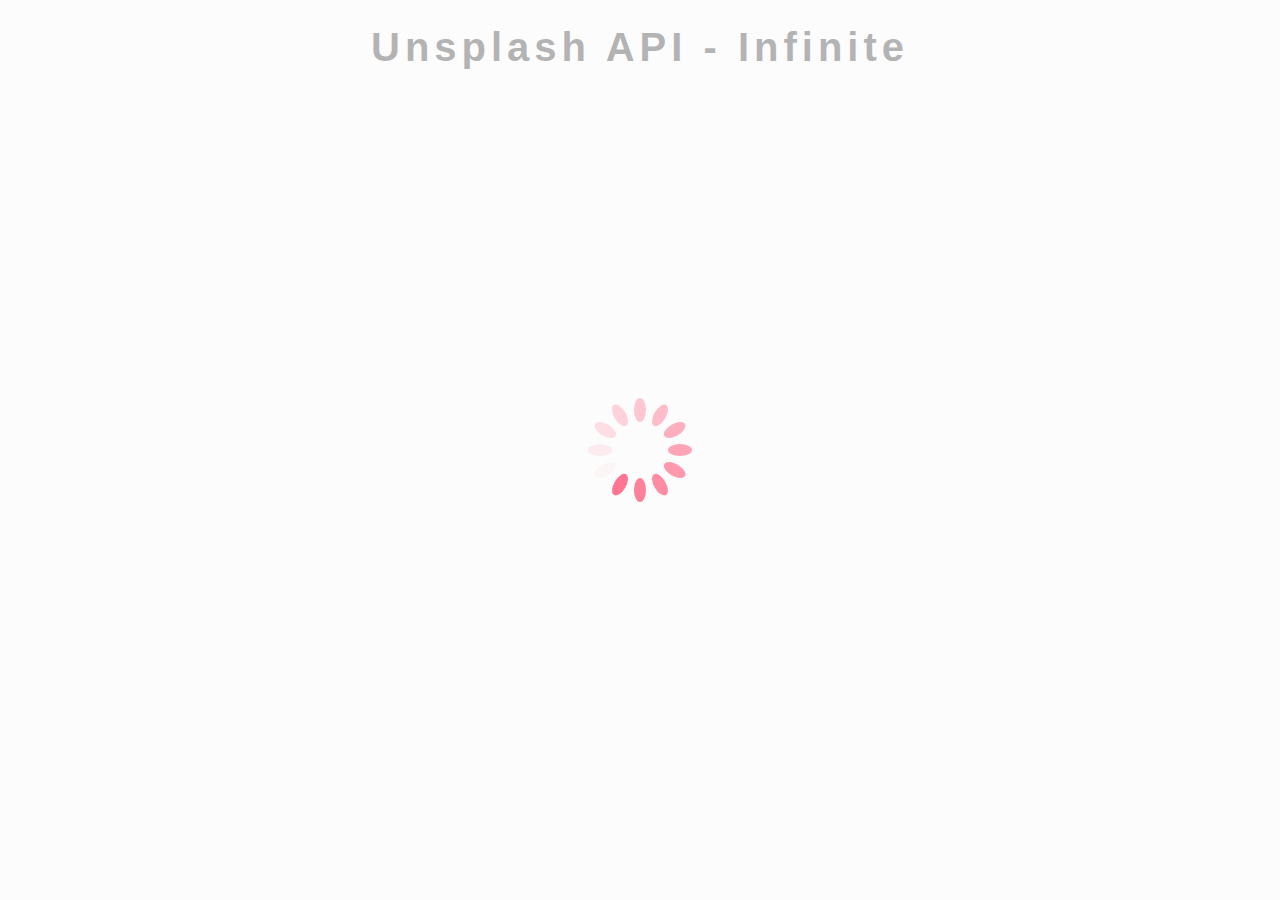
<file: infinite-scroll/index.html>
<!DOCTYPE html>
<html lang="en">
  <head>
    <meta charset="UTF-8" />
    <meta http-equiv="X-UA-Compatible" content="IE=edge" />
    <meta name="viewport" content="width=device-width, initial-scale=1.0" />
    <title>Infinite Scroll</title>
    <link
      rel="icon"
      type="image/png"
      href=" https://www.google.com/s2/favicons?domain=css-tricks.com"
    />
    <link rel="stylesheet" href="style.css" />
  </head>
  <body>
    <!-- Title -->
    <h1>Unsplash API - Infinite</h1>
    <!-- Loader -->
    <div class="loader" id="loader">
      <img src="Spinner.svg" alt="Loading" />
    </div>
    <!-- Image Container -->
    <div class="image-container" id="image-container"></div>
    <!-- Script -->
    <script src="script.js"></script>
  </body>
</html>
</file>
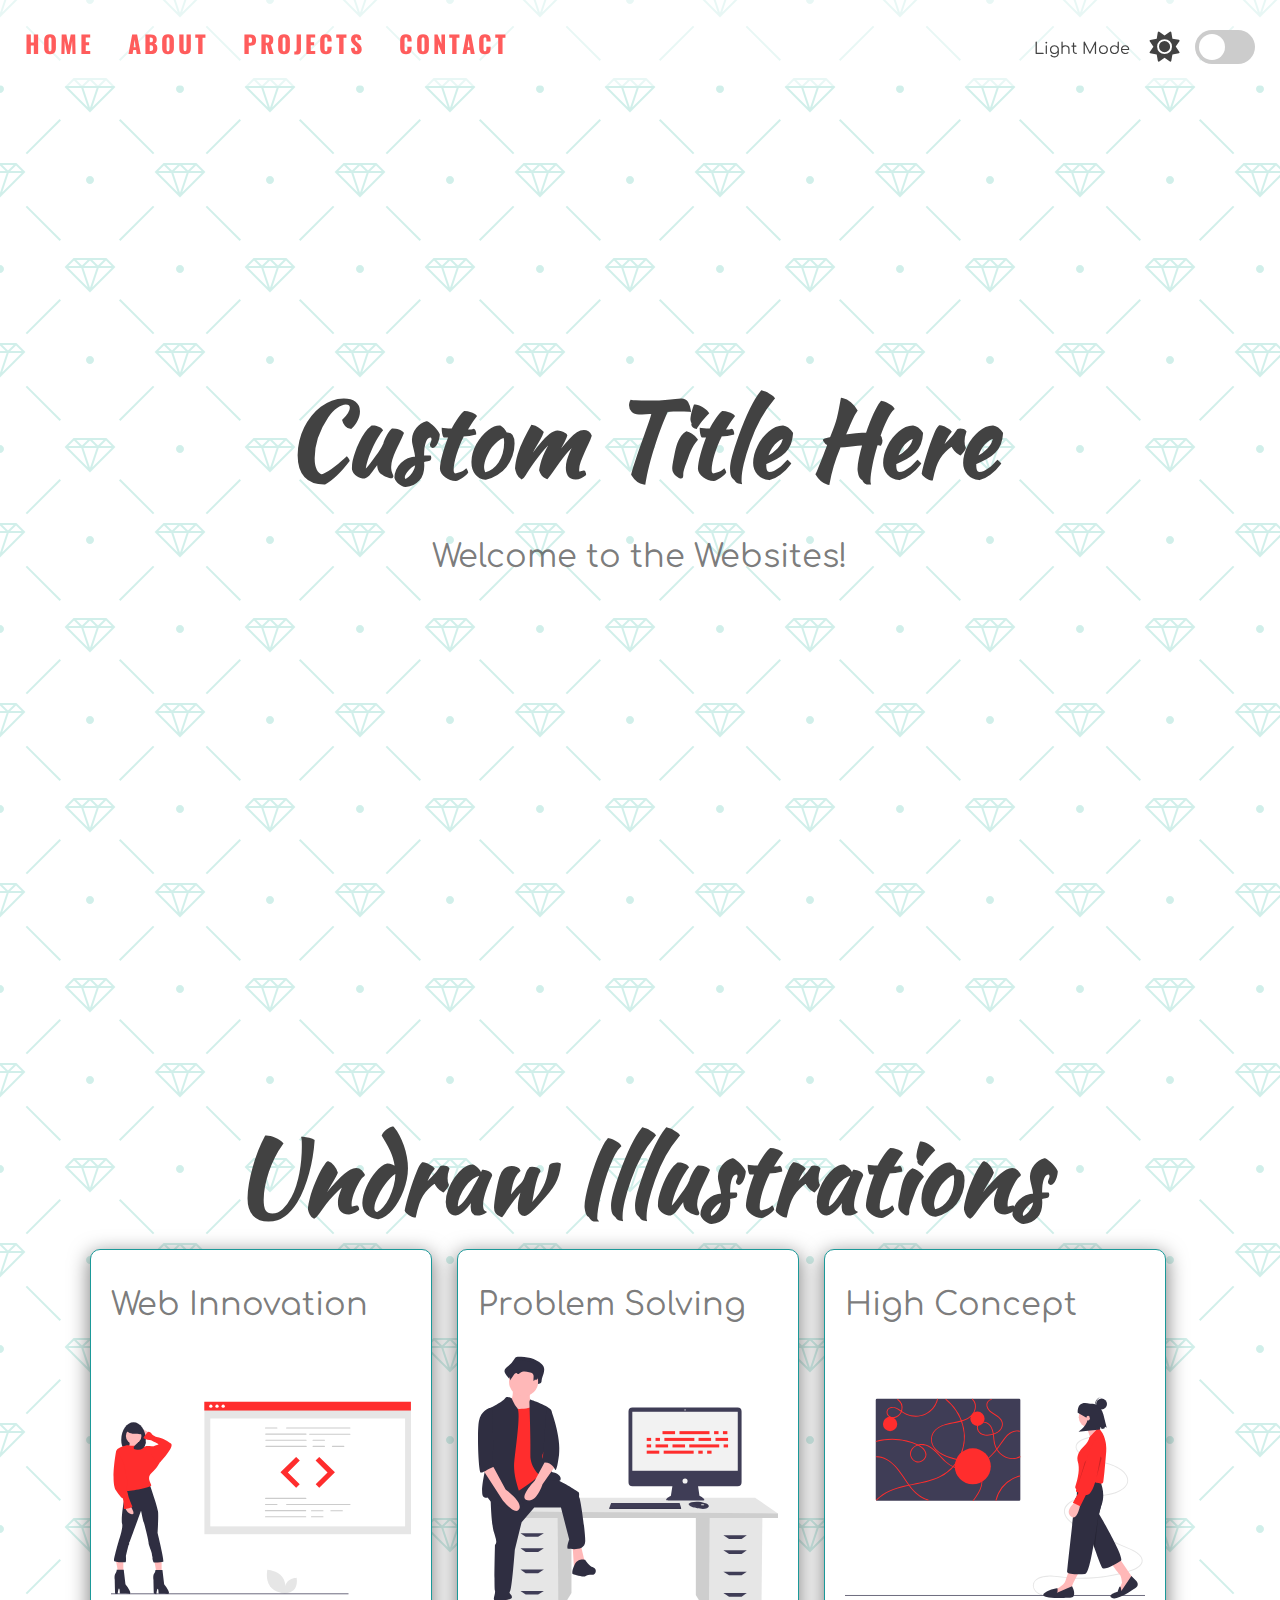
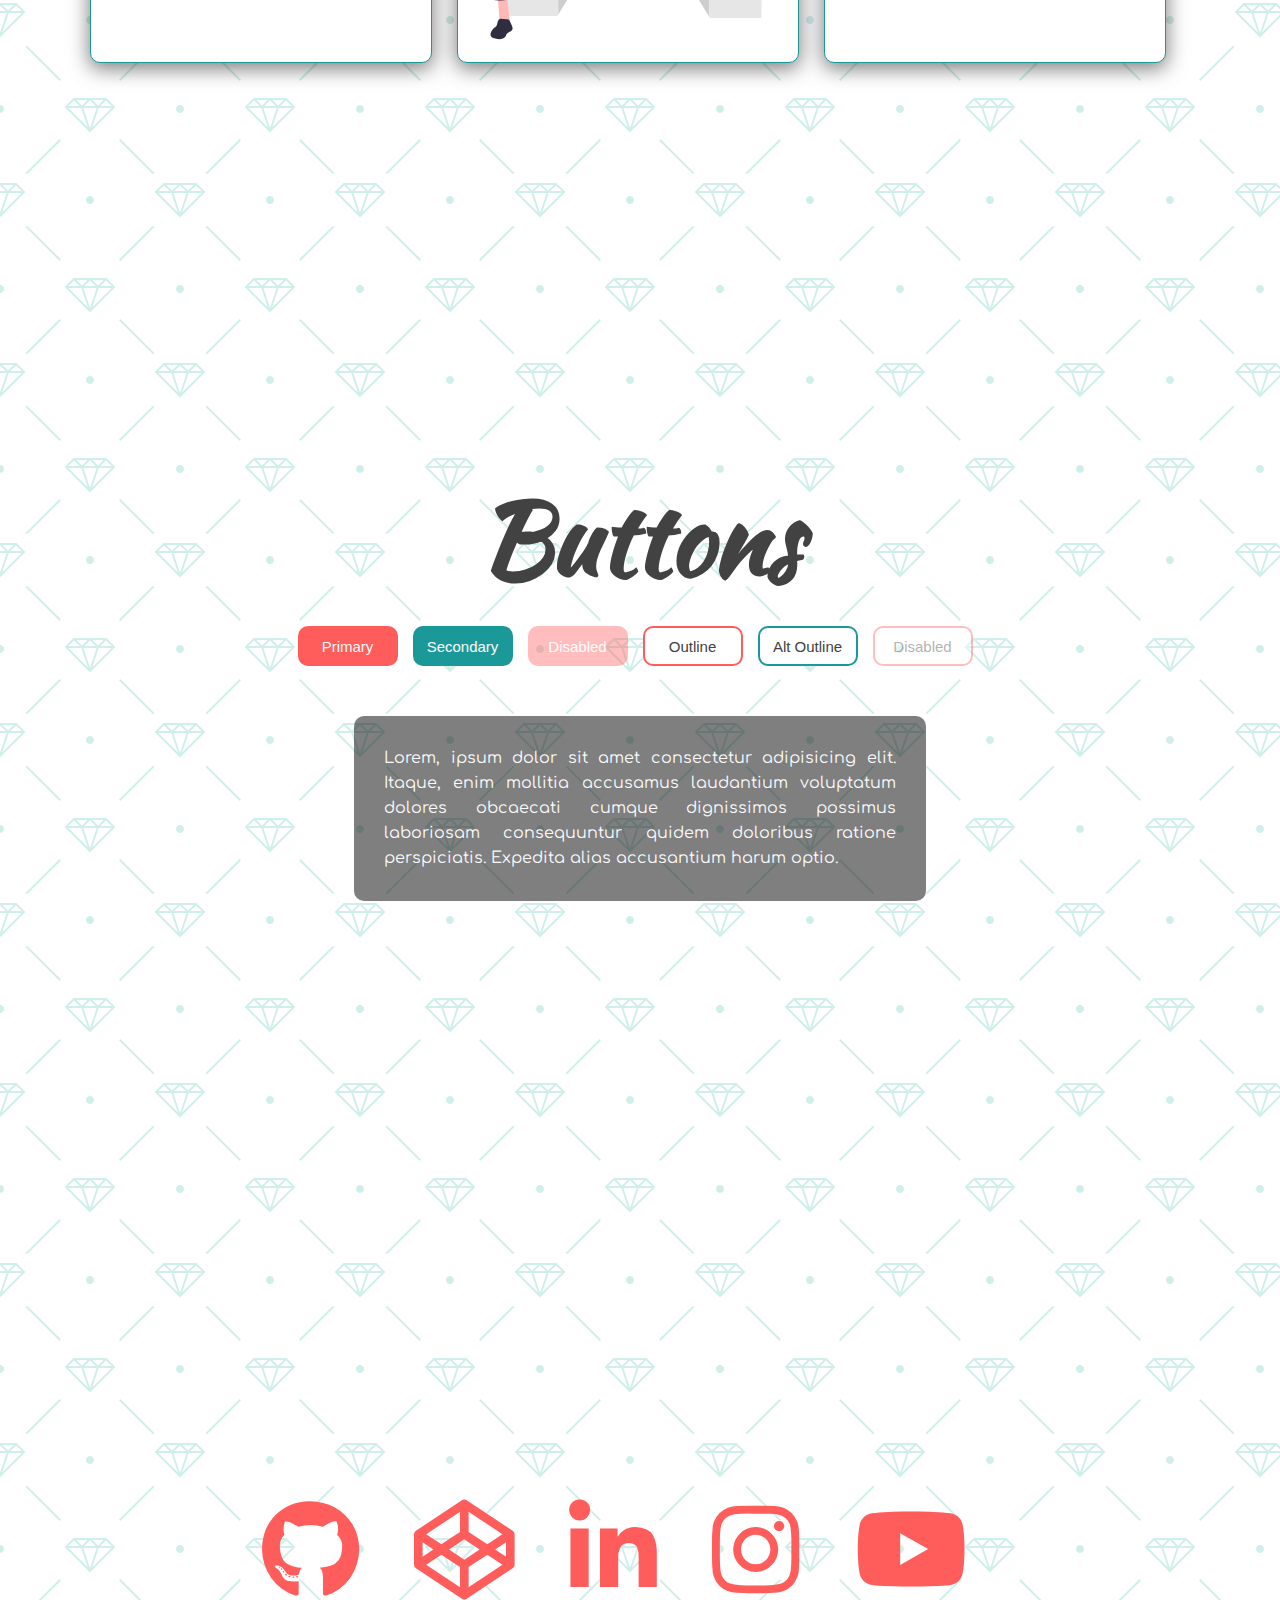
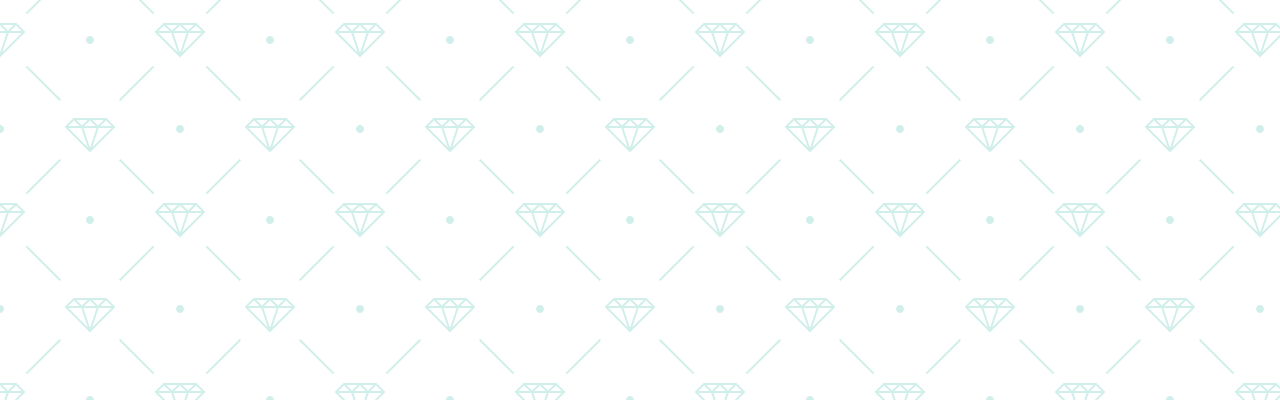
<file: light-dark-mode/index.html>
<!DOCTYPE html>
<html lang="en">
  <head>
    <meta charset="UTF-8" />
    <meta name="viewport" content="width=device-width, initial-scale=1.0" />
    <title>Light Dark Mode</title>
    <link
      rel="icon"
      type="image/png"
      href=" https://www.google.com/s2/favicons?domain=css-tricks.com"
    />
    <link
      rel="stylesheet"
      href="https://cdnjs.cloudflare.com/ajax/libs/font-awesome/6.0.0-beta3/css/all.min.css"
    />
    <link rel="stylesheet" href="style.css" />
  </head>
  <body>
    <!-- Dark Mode Switch -->
    <div class="theme-switch-wrapper">
      <span id="toggle-icon">
        <span class="toggle-text">Light Mode</span>
        <i class="fas fa-sun"></i>
      </span>
      <label class="theme-switch">
        <input type="checkbox" />
        <div class="slider round"></div>
      </label>
    </div>
    <!-- Navigation -->
    <nav id="nav">
      <a href="#home">HOME</a>
      <a href="#about">ABOUT</a>
      <a href="#projects">PROJECTS</a>
      <a href="#contact">CONTACT</a>
    </nav>
    <!-- Home Section -->
    <section id="home">
      <div class="title-group">
        <h1>Custom Title Here</h1>
        <h2>Welcome to the Websites!</h2>
      </div>
    </section>
    <!-- About Section -->
    <section id="about">
      <h1>Undraw Illustrations</h1>
      <div class="about-container">
        <div class="image-container">
          <h2>Web Innovation</h2>
          <img
            src="img/undraw_proud_coder_light.svg"
            alt="Proud Coder"
            id="image1"
          />
        </div>
        <div class="image-container">
          <h2>Problem Solving</h2>
          <img
            src="img/undraw_feeling_proud_light.svg"
            alt="Proud Coder"
            id="image2"
          />
        </div>
        <div class="image-container">
          <h2>High Concept</h2>
          <img
            src="img/undraw_conceptual_idea_light.svg"
            alt="Idea"
            id="image3"
          />
        </div>
      </div>
    </section>
    <!-- Projects Section -->
    <section id="projects">
      <h1>Buttons</h1>
      <div class="buttons">
        <button class="primary">Primary</button>
        <button class="secondary">Secondary</button>
        <button class="primary" disabled>Disabled</button>
        <button class="outline">Outline</button>
        <button class="secondary outline">Alt Outline</button>
        <button class="outline" disabled>Disabled</button>
      </div>
      <div class="text-box" id="text-box">
        <p>
          Lorem, ipsum dolor sit amet consectetur adipisicing elit. Itaque, enim
          mollitia accusamus laudantium voluptatum dolores obcaecati cumque
          dignissimos possimus laboriosam consequuntur quidem doloribus ratione
          perspiciatis. Expedita alias accusantium harum optio.
        </p>
      </div>
    </section>
    <!-- Contact Section -->
    <section id="contact">
      <div class="social-icons">
        <i class="fab fa-github"></i>
        <i class="fab fa-codepen"></i>
        <i class="fab fa-linkedin-in"></i>
        <i class="fab fa-instagram"></i>
        <i class="fab fa-youtube"></i>
      </div>
    </section>
    <!-- Script -->
    <script src="script.js"></script>
  </body>
</html>
</file>
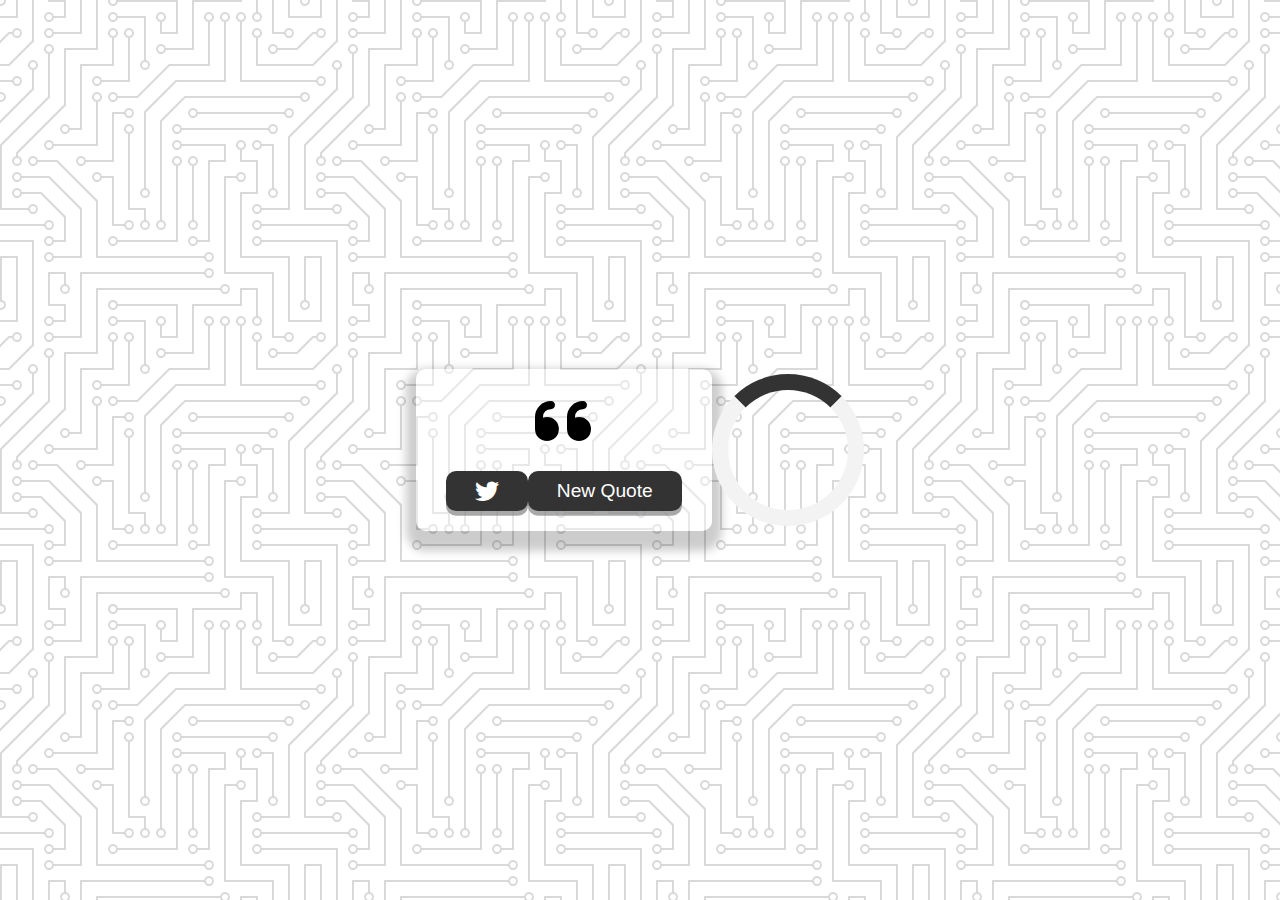
<file: quote-generator/index.html>
<!DOCTYPE html>
<html lang="en">
  <head>
    <meta charset="UTF-8" />
    <meta http-equiv="X-UA-Compatible" content="IE=edge" />
    <meta name="viewport" content="width=device-width, initial-scale=1.0" />
    <title>Quote Generator</title>
    <link
      rel="icon"
      type="image/png"
      href=" https://www.google.com/s2/favicons?domain=css-tricks.com"
    />
    <link
      rel="stylesheet"
      href="https://cdnjs.cloudflare.com/ajax/libs/font-awesome/6.0.0-beta3/css/all.min.css"
    />
    <link rel="stylesheet" href="style.css" />
  </head>
  <body>
    <div class="quote-container" id="quote-container">
      <!-- Quote -->
      <div class="quote-text">
        <i class="fas fa-quote-left"></i>
        <span id="quote"></span>
      </div>
      <!-- Author -->
      <div class="quote-author">
        <span id="author"></span>
      </div>
      <!-- Buttons -->
      <div class="button-container">
        <button class="twitter-button" id="twitter" title="Tweet This!!">
          <i class="fab fa-twitter"></i>
        </button>
        <button id="new-quote">New Quote</button>
      </div>
    </div>
    <!-- Loader -->
    <div class="loader" id="loader"></div>
    <!-- Script -->
    <script src="script.js"></script>
  </body>
</html>
</file>
<file: infinite-scroll/style.css>
@import url("https://fonts.googleapis.com/css2?family=Montserrat:wght@300&display=swap");

html {
  box-sizing: border-box;
}

body {
  margin: 0;
  font-family: Bebas Neue, sans-serif;
  background: whitesmoke;
}

h1 {
  text-align: center;
  margin-top: 25px;
  margin-bottom: 15px;
  font-size: 40px;
  letter-spacing: 5px;
}

/* Loader */
.loader {
  position: fixed;
  top: 0;
  bottom: 0;
  left: 0;
  right: 0;
  background: rgba(255, 255, 255, 0.7);
}

.loader img {
  position: fixed;
  top: 50%;
  left: 50%;
  transform: translate(-50%, -50%);
}

/* Image Container */
.image-container {
  margin: 10px 30%;
}

.image-container img {
  width: 100%;
  margin-top: 5px;
}

/* Media Query: Large Smartphone */
@media screen and (max-width: 600px) {
  h1 {
    font-size: 20px;
  }
  .image-container {
    margin: 10px;
  }
}
</file>
<file: light-dark-mode/style.css>
@import url("https://fonts.googleapis.com/css2?family=Comfortaa&family=Kaushan+Script&family=Oswald&display=swap");

:root {
  --primary-color: rgb(255, 92, 92);
  --primary-variant: #ff2d2d;
  --secondary-color: #1b9999;
  --on-primary: rgb(250, 250, 250);
  --on-background: rgb(66, 66, 66);
  --on-background-alt: rgba(66, 66, 66, 0.7);
  --background: rgb(255, 255, 255);
  --box-shadow: 0 5px 20px 1px rgba(0, 0, 0, 0.5);
}

[data-theme="dark"] {
  --primary-color: rgb(150, 65, 255);
  --primary-variant: #6c63ff;
  --secondary-color: #03dac5;
  --on-primary: #000;
  --on-background: rgba(255, 255, 255, 0.9);
  --on-background-alt: rgba(255, 255, 255, 0.7);
  --background: #121212;
}

html {
  box-sizing: border-box;
  scroll-behavior: smooth;
}

body {
  margin: 0;
  color: var(--on-background);
  font-family: Comfortaa, sans-serif;
  background-color: var(--background);
  background-image: url("data:image/svg+xml,%3Csvg width='180' height='180' viewBox='0 0 180 180' xmlns='http://www.w3.org/2000/svg'%3E%3Cpath d='M81.28 88H68.413l19.298 19.298L81.28 88zm2.107 0h13.226L90 107.838 83.387 88zm15.334 0h12.866l-19.298 19.298L98.72 88zm-32.927-2.207L73.586 78h32.827l.5.5 7.294 7.293L115.414 87l-24.707 24.707-.707.707L64.586 87l1.207-1.207zm2.62.207L74 80.414 79.586 86H68.414zm16 0L90 80.414 95.586 86H84.414zm16 0L106 80.414 111.586 86h-11.172zm-8-6h11.173L98 85.586 92.414 80zM82 85.586L87.586 80H76.414L82 85.586zM17.414 0L.707 16.707 0 17.414V0h17.414zM4.28 0L0 12.838V0h4.28zm10.306 0L2.288 12.298 6.388 0h8.198zM180 17.414L162.586 0H180v17.414zM165.414 0l12.298 12.298L173.612 0h-8.198zM180 12.838L175.72 0H180v12.838zM0 163h16.413l.5.5 7.294 7.293L25.414 172l-8 8H0v-17zm0 10h6.613l-2.334 7H0v-7zm14.586 7l7-7H8.72l-2.333 7h8.2zM0 165.414L5.586 171H0v-5.586zM10.414 171L16 165.414 21.586 171H10.414zm-8-6h11.172L8 170.586 2.414 165zM180 163h-16.413l-7.794 7.793-1.207 1.207 8 8H180v-17zm-14.586 17l-7-7h12.865l2.333 7h-8.2zM180 173h-6.613l2.334 7H180v-7zm-21.586-2l5.586-5.586 5.586 5.586h-11.172zM180 165.414L174.414 171H180v-5.586zm-8 5.172l5.586-5.586h-11.172l5.586 5.586zM152.933 25.653l1.414 1.414-33.94 33.942-1.416-1.416 33.943-33.94zm1.414 127.28l-1.414 1.414-33.942-33.94 1.416-1.416 33.94 33.943zm-127.28 1.414l-1.414-1.414 33.94-33.942 1.416 1.416-33.943 33.94zm-1.414-127.28l1.414-1.414 33.942 33.94-1.416 1.416-33.94-33.943zM0 85c2.21 0 4 1.79 4 4s-1.79 4-4 4v-8zm180 0c-2.21 0-4 1.79-4 4s1.79 4 4 4v-8zM94 0c0 2.21-1.79 4-4 4s-4-1.79-4-4h8zm0 180c0-2.21-1.79-4-4-4s-4 1.79-4 4h8z' fill='%2367ccbb' fill-opacity='0.3' fill-rule='evenodd'/%3E%3C/svg%3E");
}

section {
  min-height: 100vh;
  display: flex;
  justify-content: center;
  align-items: center;
  flex-direction: column;
}

h1 {
  font-family: Kaushan Script, sans-serif;
  font-size: 100px;
  margin-bottom: 0;
}

h2 {
  color: var(--on-background-alt);
  font-size: 32px;
  font-weight: normal;
}

/* Navigation */
nav {
  z-index: 10;
  position: fixed;
  font-size: 24px;
  font-family: Oswald, sans-serif;
  letter-spacing: 3px;
  padding: 25px;
  width: 100vw;
  background: rgb(255 255 255 / 50%);
}

a {
  margin-right: 25px;
  color: var(--primary-color);
  text-decoration: none;
  border-bottom: 3px solid transparent;
  font-weight: bold;
}

a:hover,
a:focus {
  color: var(--on-background);
  border-bottom: 3px solid;
}

/* Home Section */
.title-group {
  text-align: center;
}

/* About Section */
.about-container {
  display: flex;
}

.image-container {
  border: 1px solid var(--secondary-color);
  border-radius: 10px;
  padding: 10px 20px;
  margin-right: 25px;
  width: auto;
  background: var(--background);
  box-shadow: var(--box-shadow);
}

img {
  height: 300px;
  width: 300px;
}

/* Projects Section */
.buttons {
  margin-top: 15px;
  margin-bottom: 50px;
}

button {
  min-width: 100px;
  height: 40px;
  cursor: pointer;
  border-radius: 10px;
  margin-right: 10px;
  border: 2px solid var(--primary-color);
  font-size: 15px;
  outline: none;
}

button:disabled {
  opacity: 0.4;
  cursor: default;
}

button:hover:not(.outline) {
  filter: brightness(110%);
}

.primary {
  background: var(--primary-color);
  color: var(--on-primary);
}

.secondary {
  border: 2px solid var(--secondary-color);
}

.secondary,
.secondary:hover,
.outline.secondary:hover {
  background: var(--secondary-color);
  color: var(--on-primary);
}

.outline {
  background: var(--background);
  color: var(--on-background);
}

.outline:hover {
  background: var(--primary-color);
  color: var(--on-primary);
}

.text-box {
  width: 40%;
  text-align: justify;
  background: rgb(0 0 0 / 50%);
  color: var(--on-primary);
  border-radius: 10px;
  padding: 30px;
}

p {
  margin: 0;
  line-height: 25px;
}

/* Contact Section */
.fab {
  font-size: 100px;
  margin-right: 50px;
  cursor: pointer;
  color: var(--primary-color);
}

.fab:hover {
  color: var(--on-background);
}

/* Dark Mode Toggle */
.theme-switch-wrapper {
  display: flex;
  align-items: center;
  z-index: 100;
  position: fixed;
  right: 25px;
  top: 30px;
}

.theme-switch-wrapper span {
  margin-right: 10px;
  font-size: 1rem;
}

.toggle-text {
  position: relative;
  top: -4px;
  right: 5px;
  color: var(--on-background);
}

.theme-switch {
  display: inline-block;
  height: 34px;
  position: relative;
  width: 60px;
}

.theme-switch input {
  display: none;
}

.slider {
  background: #ccc;
  bottom: 0;
  cursor: pointer;
  left: 0;
  position: absolute;
  right: 0;
  top: 0;
  transition: 0.4s;
}

.slider::before {
  background: #fff;
  bottom: 4px;
  content: "";
  height: 26px;
  left: 4px;
  position: absolute;
  transition: 0.4s;
  width: 26px;
}

input:checked + .slider {
  background: var(--primary-color);
}

input:checked + .slider::before {
  transform: translateX(26px);
}

.slider.round {
  border-radius: 34px;
}

.slider.round::before {
  border-radius: 50%;
}

.fas {
  font-size: 30px;
  margin-right: 5px;
}
</file>
<file: quote-generator/style.css>
@import url("https://fonts.googleapis.com/css2?family=Montserrat:wght@300&display=swap");

html {
  box-sizing: border-box;
}

body {
  margin: 0;
  min-height: 100vh;
  background-color: #ffffff;
  background-image: url("data:image/svg+xml,%3Csvg xmlns='http://www.w3.org/2000/svg' viewBox='0 0 304 304' width='304' height='304'%3E%3Cpath fill='%23000000' fill-opacity='0.15' d='M44.1 224a5 5 0 1 1 0 2H0v-2h44.1zm160 48a5 5 0 1 1 0 2H82v-2h122.1zm57.8-46a5 5 0 1 1 0-2H304v2h-42.1zm0 16a5 5 0 1 1 0-2H304v2h-42.1zm6.2-114a5 5 0 1 1 0 2h-86.2a5 5 0 1 1 0-2h86.2zm-256-48a5 5 0 1 1 0 2H0v-2h12.1zm185.8 34a5 5 0 1 1 0-2h86.2a5 5 0 1 1 0 2h-86.2zM258 12.1a5 5 0 1 1-2 0V0h2v12.1zm-64 208a5 5 0 1 1-2 0v-54.2a5 5 0 1 1 2 0v54.2zm48-198.2V80h62v2h-64V21.9a5 5 0 1 1 2 0zm16 16V64h46v2h-48V37.9a5 5 0 1 1 2 0zm-128 96V208h16v12.1a5 5 0 1 1-2 0V210h-16v-76.1a5 5 0 1 1 2 0zm-5.9-21.9a5 5 0 1 1 0 2H114v48H85.9a5 5 0 1 1 0-2H112v-48h12.1zm-6.2 130a5 5 0 1 1 0-2H176v-74.1a5 5 0 1 1 2 0V242h-60.1zm-16-64a5 5 0 1 1 0-2H114v48h10.1a5 5 0 1 1 0 2H112v-48h-10.1zM66 284.1a5 5 0 1 1-2 0V274H50v30h-2v-32h18v12.1zM236.1 176a5 5 0 1 1 0 2H226v94h48v32h-2v-30h-48v-98h12.1zm25.8-30a5 5 0 1 1 0-2H274v44.1a5 5 0 1 1-2 0V146h-10.1zm-64 96a5 5 0 1 1 0-2H208v-80h16v-14h-42.1a5 5 0 1 1 0-2H226v18h-16v80h-12.1zm86.2-210a5 5 0 1 1 0 2H272V0h2v32h10.1zM98 101.9V146H53.9a5 5 0 1 1 0-2H96v-42.1a5 5 0 1 1 2 0zM53.9 34a5 5 0 1 1 0-2H80V0h2v34H53.9zm60.1 3.9V66H82v64H69.9a5 5 0 1 1 0-2H80V64h32V37.9a5 5 0 1 1 2 0zM101.9 82a5 5 0 1 1 0-2H128V37.9a5 5 0 1 1 2 0V82h-28.1zm16-64a5 5 0 1 1 0-2H146v44.1a5 5 0 1 1-2 0V18h-26.1zm102.2 270a5 5 0 1 1 0 2H98v14h-2v-16h124.1zM242 149.9V160h16v34h-16v62h48v48h-2v-46h-48v-66h16v-30h-16v-12.1a5 5 0 1 1 2 0zM53.9 18a5 5 0 1 1 0-2H64V2H48V0h18v18H53.9zm112 32a5 5 0 1 1 0-2H192V0h50v2h-48v48h-28.1zm-48-48a5 5 0 0 1-9.8-2h2.07a3 3 0 1 0 5.66 0H178v34h-18V21.9a5 5 0 1 1 2 0V32h14V2h-58.1zm0 96a5 5 0 1 1 0-2H137l32-32h39V21.9a5 5 0 1 1 2 0V66h-40.17l-32 32H117.9zm28.1 90.1a5 5 0 1 1-2 0v-76.51L175.59 80H224V21.9a5 5 0 1 1 2 0V82h-49.59L146 112.41v75.69zm16 32a5 5 0 1 1-2 0v-99.51L184.59 96H300.1a5 5 0 0 1 3.9-3.9v2.07a3 3 0 0 0 0 5.66v2.07a5 5 0 0 1-3.9-3.9H185.41L162 121.41v98.69zm-144-64a5 5 0 1 1-2 0v-3.51l48-48V48h32V0h2v50H66v55.41l-48 48v2.69zM50 53.9v43.51l-48 48V208h26.1a5 5 0 1 1 0 2H0v-65.41l48-48V53.9a5 5 0 1 1 2 0zm-16 16V89.41l-34 34v-2.82l32-32V69.9a5 5 0 1 1 2 0zM12.1 32a5 5 0 1 1 0 2H9.41L0 43.41V40.6L8.59 32h3.51zm265.8 18a5 5 0 1 1 0-2h18.69l7.41-7.41v2.82L297.41 50H277.9zm-16 160a5 5 0 1 1 0-2H288v-71.41l16-16v2.82l-14 14V210h-28.1zm-208 32a5 5 0 1 1 0-2H64v-22.59L40.59 194H21.9a5 5 0 1 1 0-2H41.41L66 216.59V242H53.9zm150.2 14a5 5 0 1 1 0 2H96v-56.6L56.6 162H37.9a5 5 0 1 1 0-2h19.5L98 200.6V256h106.1zm-150.2 2a5 5 0 1 1 0-2H80v-46.59L48.59 178H21.9a5 5 0 1 1 0-2H49.41L82 208.59V258H53.9zM34 39.8v1.61L9.41 66H0v-2h8.59L32 40.59V0h2v39.8zM2 300.1a5 5 0 0 1 3.9 3.9H3.83A3 3 0 0 0 0 302.17V256h18v48h-2v-46H2v42.1zM34 241v63h-2v-62H0v-2h34v1zM17 18H0v-2h16V0h2v18h-1zm273-2h14v2h-16V0h2v16zm-32 273v15h-2v-14h-14v14h-2v-16h18v1zM0 92.1A5.02 5.02 0 0 1 6 97a5 5 0 0 1-6 4.9v-2.07a3 3 0 1 0 0-5.66V92.1zM80 272h2v32h-2v-32zm37.9 32h-2.07a3 3 0 0 0-5.66 0h-2.07a5 5 0 0 1 9.8 0zM5.9 0A5.02 5.02 0 0 1 0 5.9V3.83A3 3 0 0 0 3.83 0H5.9zm294.2 0h2.07A3 3 0 0 0 304 3.83V5.9a5 5 0 0 1-3.9-5.9zm3.9 300.1v2.07a3 3 0 0 0-1.83 1.83h-2.07a5 5 0 0 1 3.9-3.9zM97 100a3 3 0 1 0 0-6 3 3 0 0 0 0 6zm0-16a3 3 0 1 0 0-6 3 3 0 0 0 0 6zm16 16a3 3 0 1 0 0-6 3 3 0 0 0 0 6zm16 16a3 3 0 1 0 0-6 3 3 0 0 0 0 6zm0 16a3 3 0 1 0 0-6 3 3 0 0 0 0 6zm-48 32a3 3 0 1 0 0-6 3 3 0 0 0 0 6zm16 16a3 3 0 1 0 0-6 3 3 0 0 0 0 6zm32 48a3 3 0 1 0 0-6 3 3 0 0 0 0 6zm-16 16a3 3 0 1 0 0-6 3 3 0 0 0 0 6zm32-16a3 3 0 1 0 0-6 3 3 0 0 0 0 6zm0-32a3 3 0 1 0 0-6 3 3 0 0 0 0 6zm16 32a3 3 0 1 0 0-6 3 3 0 0 0 0 6zm32 16a3 3 0 1 0 0-6 3 3 0 0 0 0 6zm0-16a3 3 0 1 0 0-6 3 3 0 0 0 0 6zm-16-64a3 3 0 1 0 0-6 3 3 0 0 0 0 6zm16 0a3 3 0 1 0 0-6 3 3 0 0 0 0 6zm16 96a3 3 0 1 0 0-6 3 3 0 0 0 0 6zm0 16a3 3 0 1 0 0-6 3 3 0 0 0 0 6zm16 16a3 3 0 1 0 0-6 3 3 0 0 0 0 6zm16-144a3 3 0 1 0 0-6 3 3 0 0 0 0 6zm0 32a3 3 0 1 0 0-6 3 3 0 0 0 0 6zm16-32a3 3 0 1 0 0-6 3 3 0 0 0 0 6zm16-16a3 3 0 1 0 0-6 3 3 0 0 0 0 6zm-96 0a3 3 0 1 0 0-6 3 3 0 0 0 0 6zm0 16a3 3 0 1 0 0-6 3 3 0 0 0 0 6zm16-32a3 3 0 1 0 0-6 3 3 0 0 0 0 6zm96 0a3 3 0 1 0 0-6 3 3 0 0 0 0 6zm-16-64a3 3 0 1 0 0-6 3 3 0 0 0 0 6zm16-16a3 3 0 1 0 0-6 3 3 0 0 0 0 6zm-32 0a3 3 0 1 0 0-6 3 3 0 0 0 0 6zm0-16a3 3 0 1 0 0-6 3 3 0 0 0 0 6zm-16 0a3 3 0 1 0 0-6 3 3 0 0 0 0 6zm-16 0a3 3 0 1 0 0-6 3 3 0 0 0 0 6zm-16 0a3 3 0 1 0 0-6 3 3 0 0 0 0 6zM49 36a3 3 0 1 0 0-6 3 3 0 0 0 0 6zm-32 0a3 3 0 1 0 0-6 3 3 0 0 0 0 6zm32 16a3 3 0 1 0 0-6 3 3 0 0 0 0 6zM33 68a3 3 0 1 0 0-6 3 3 0 0 0 0 6zm16-48a3 3 0 1 0 0-6 3 3 0 0 0 0 6zm0 240a3 3 0 1 0 0-6 3 3 0 0 0 0 6zm16 32a3 3 0 1 0 0-6 3 3 0 0 0 0 6zm-16-64a3 3 0 1 0 0-6 3 3 0 0 0 0 6zm0 16a3 3 0 1 0 0-6 3 3 0 0 0 0 6zm-16-32a3 3 0 1 0 0-6 3 3 0 0 0 0 6zm80-176a3 3 0 1 0 0-6 3 3 0 0 0 0 6zm16 0a3 3 0 1 0 0-6 3 3 0 0 0 0 6zm-16-16a3 3 0 1 0 0-6 3 3 0 0 0 0 6zm32 48a3 3 0 1 0 0-6 3 3 0 0 0 0 6zm16-16a3 3 0 1 0 0-6 3 3 0 0 0 0 6zm0-32a3 3 0 1 0 0-6 3 3 0 0 0 0 6zm112 176a3 3 0 1 0 0-6 3 3 0 0 0 0 6zm-16 16a3 3 0 1 0 0-6 3 3 0 0 0 0 6zm0 16a3 3 0 1 0 0-6 3 3 0 0 0 0 6zm0 16a3 3 0 1 0 0-6 3 3 0 0 0 0 6zM17 180a3 3 0 1 0 0-6 3 3 0 0 0 0 6zm0 16a3 3 0 1 0 0-6 3 3 0 0 0 0 6zm0-32a3 3 0 1 0 0-6 3 3 0 0 0 0 6zm16 0a3 3 0 1 0 0-6 3 3 0 0 0 0 6zM17 84a3 3 0 1 0 0-6 3 3 0 0 0 0 6zm32 64a3 3 0 1 0 0-6 3 3 0 0 0 0 6zm16-16a3 3 0 1 0 0-6 3 3 0 0 0 0 6z'%3E%3C/path%3E%3C/svg%3E");
  color: black;
  font-family: Montserrat, sans-serif;
  font-weight: 700;
  text-align: center;
  display: flex;
  align-items: center;
  justify-content: center;
}

.quote-container {
  width: auto;
  max-width: 900px;
  padding: 20px 30px;
  border-radius: 10px;
  background: rgba(255, 255, 255, 0.4);
  box-shadow: 0 10px 10px 10px rgba(0, 0, 0, 0.2); /* horizontal, vertical, blurred, radius*/
}

.quote-text {
  font-size: 2.75rem;
}

.long-quote {
  font-size: 2rem;
}

.fa-quote-left {
  font-size: 4rem;
}

.quote-author {
  margin-top: 15px;
  font-size: 2rem;
  font-weight: 400;
  font-style: italic;
}

.button-container {
  margin-top: 15px;
  display: flex;
  justify-content: space-between;
}

button {
  cursor: pointer;
  font-size: 1.2rem;
  height: 2.5rem;
  border: none;
  border-radius: 10px;
  color: #ffffff;
  background-color: #333;
  outline: none;
  padding: 0.5rem 1.8rem 0.5rem 1.8rem;
  box-shadow: 0 0.3rem rgba(121, 121, 121, 0.65);
}

button:hover {
  filter: brightness(110%);
}

button:active {
  transform: translate(0, 0.3rem);
  box-shadow: 0 0.1rem rgba(255, 255, 255, 0.65);
}

.twitter-button:hover {
  color: #38a1f3;
}

.fa-twitter {
  font-size: 1.5rem;
}

/* Loader */
.loader {
  border: 16px solid #f3f3f3; /* Light grey */
  border-top: 16px solid #333; /* Blue */
  border-radius: 50%;
  width: 120px;
  height: 120px;
  animation: spin 2s linear infinite;
}

@keyframes spin {
  0% {
    transform: rotate(0deg);
  }
  100% {
    transform: rotate(360deg);
  }
}

/* Media Query: Tablet or Smaller */
@media screen and (max-width: 1000px) {
  .quote-container {
    margin: auto 10px;
  }
  .quote-text {
    font-size: 2.5rem;
  }
}
</file>
